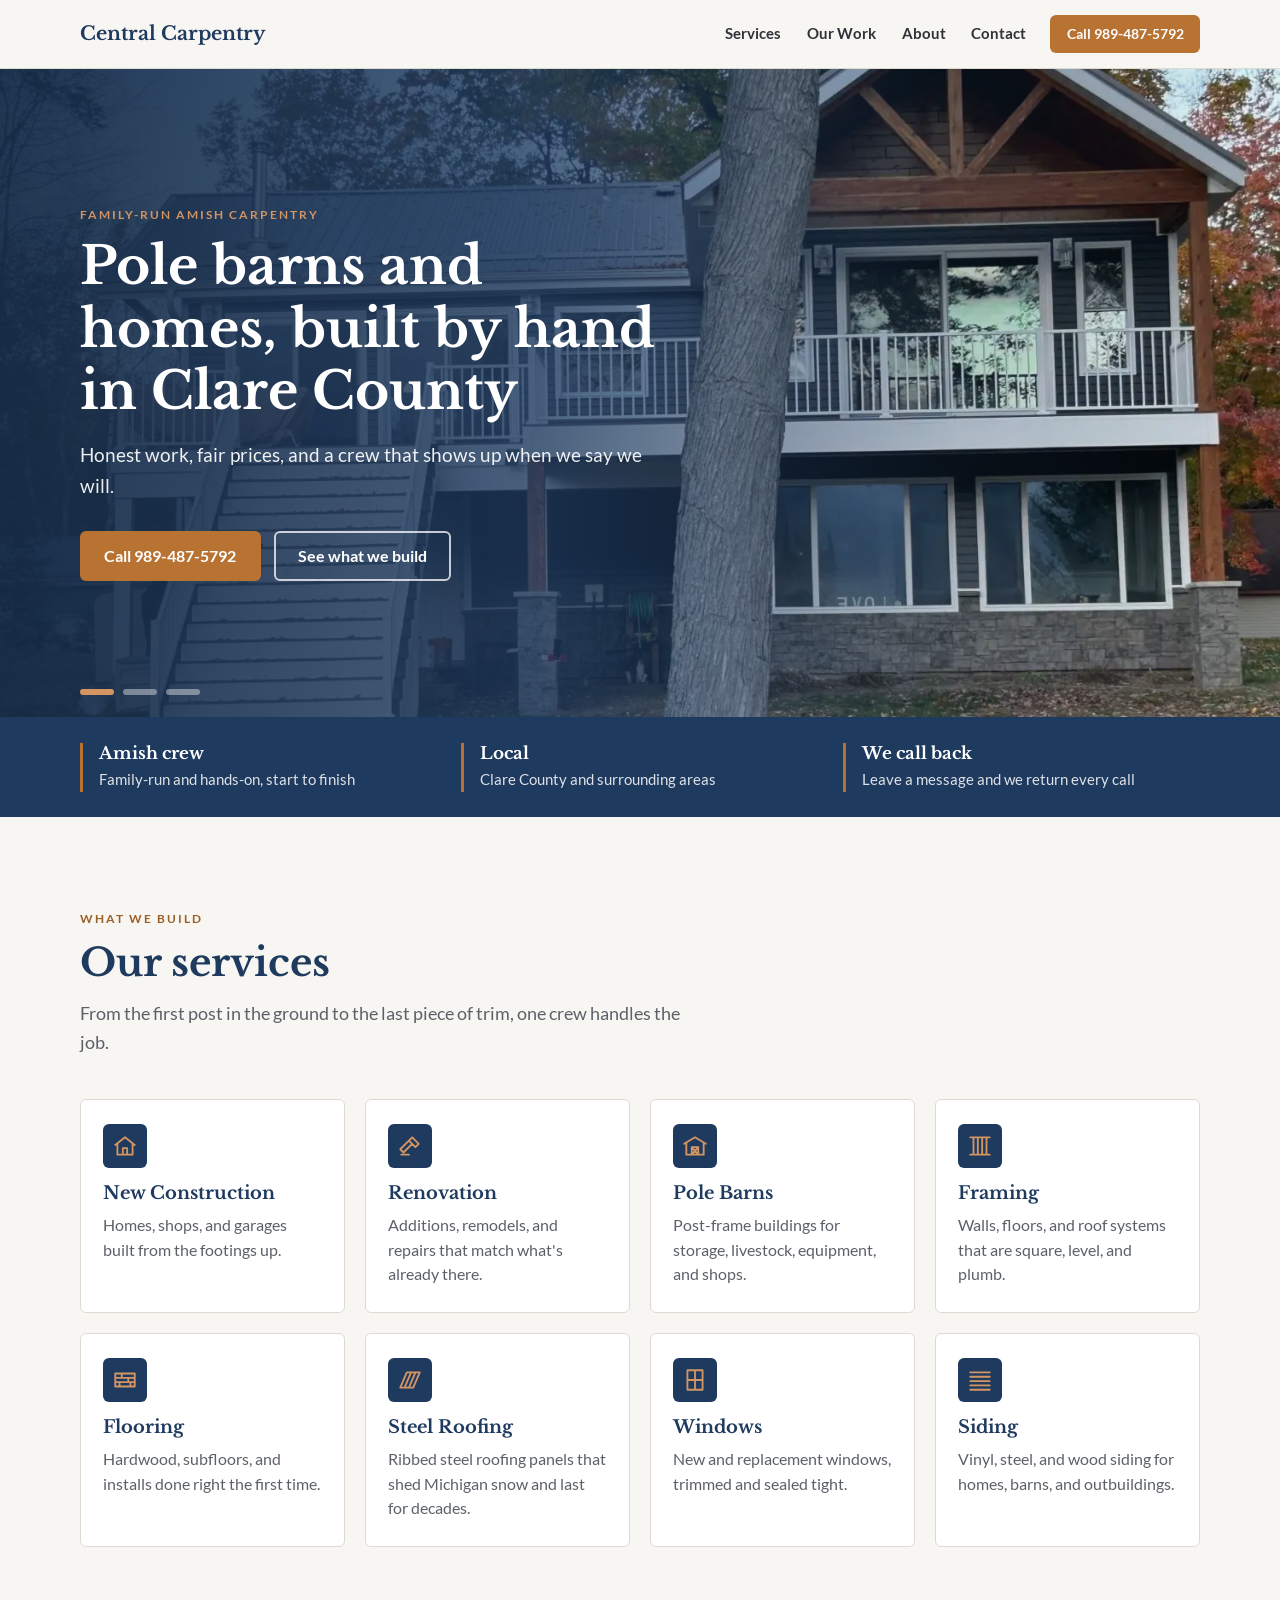
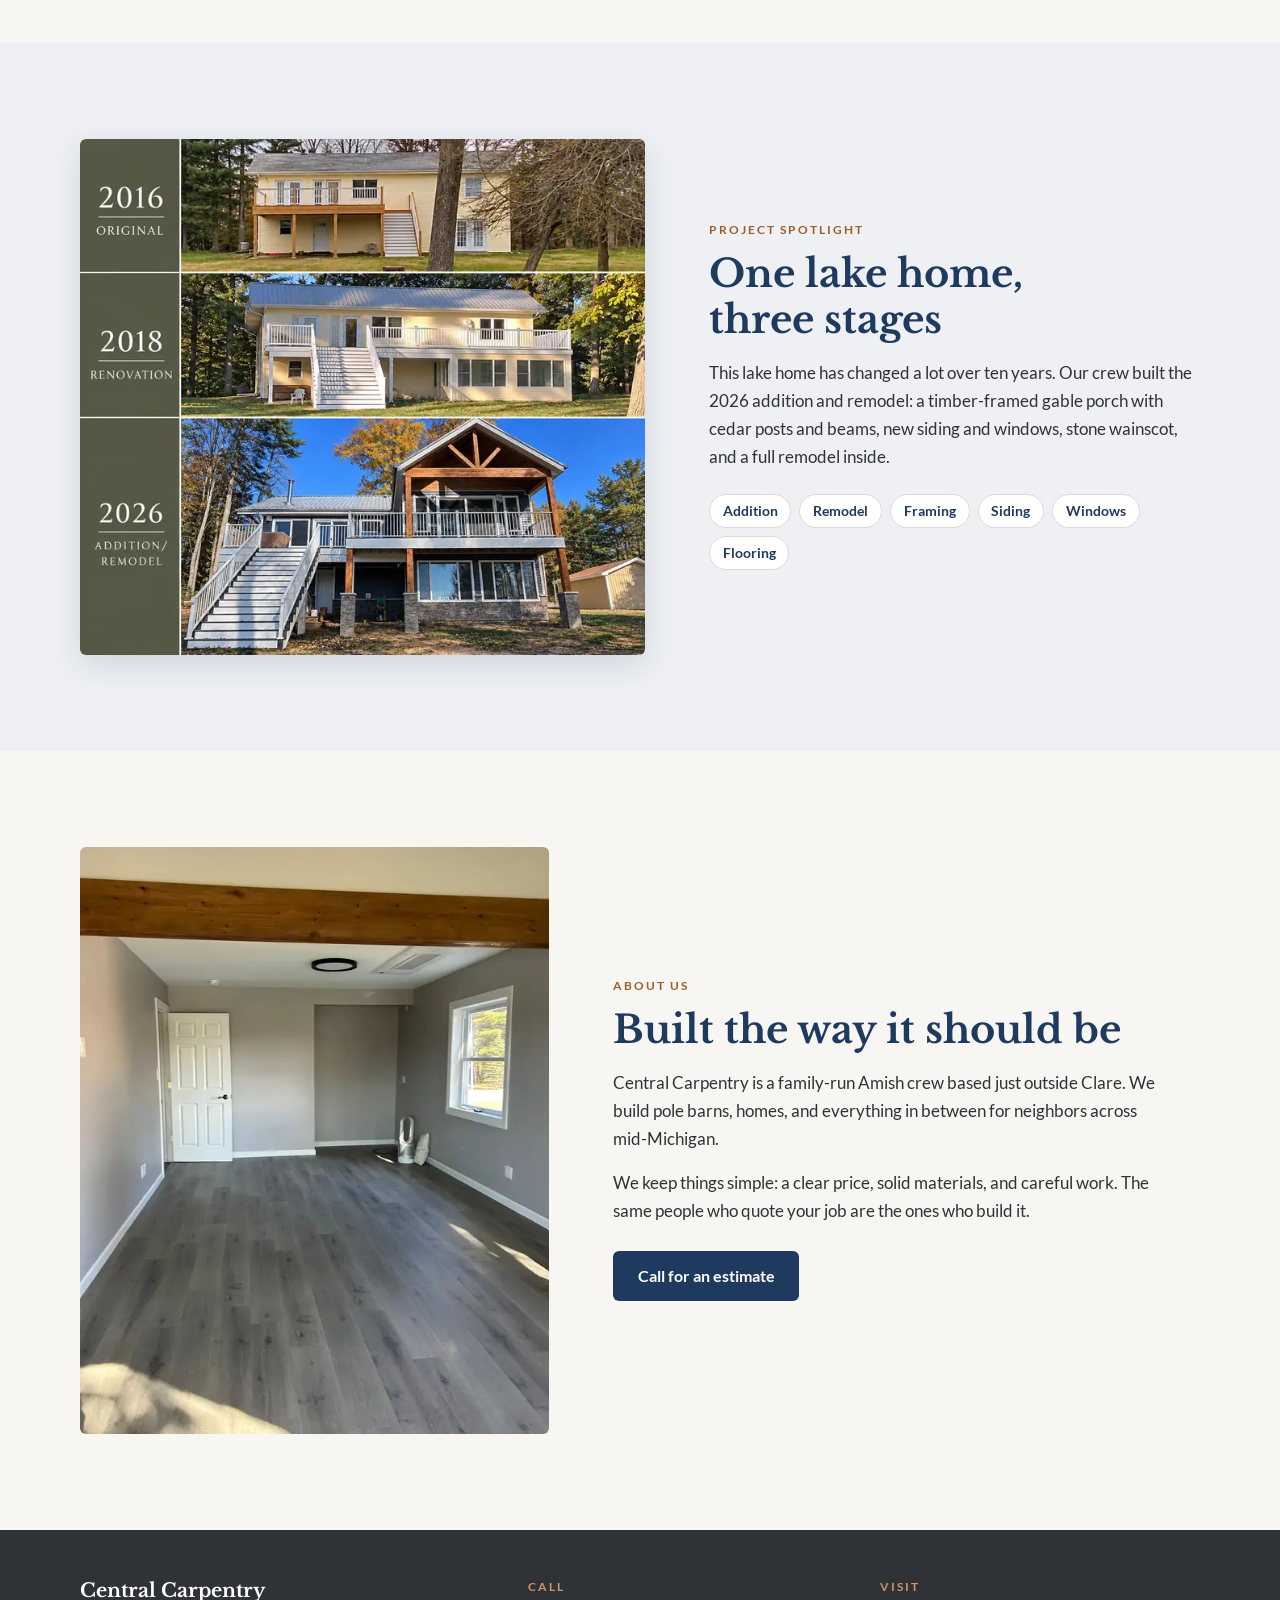
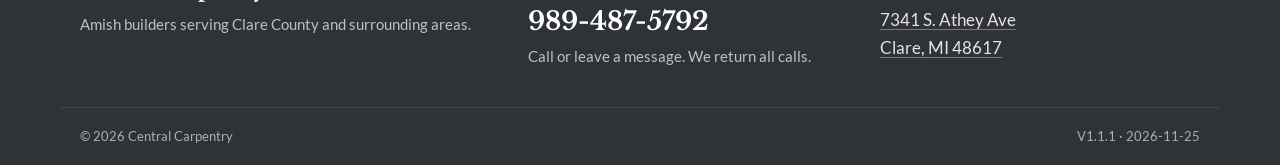
<file: index.html>
<!doctype html>
<html lang="en">
<head>
<meta charset="utf-8">
<meta name="viewport" content="width=device-width, initial-scale=1, viewport-fit=cover">
<title>Central Carpentry | Amish Builders in Clare, MI</title>
<meta name="description" content="Central Carpentry is a family-run Amish construction crew in Clare, Michigan. Pole barns, new construction, renovation, framing, flooring, steel roofing, windows, and siding.">
<meta name="theme-color" content="#1F3A5F">
<link rel="preload" href="fonts/libre-baskerville-700.woff2" as="font" type="font/woff2" crossorigin>
<link rel="preload" href="fonts/lato-400.woff2" as="font" type="font/woff2" crossorigin>
<link rel="stylesheet" href="css/site.css">
<script src="version.js" defer></script>
<script src="js/main.js" defer></script>
</head>
<body>

<a class="skip" href="#services">Skip to services</a>

<header class="site-header">
  <div class="inner bar">
    <a class="logo" href="#top" aria-label="Central Carpentry home">Central Carpentry</a>
    <nav class="nav" aria-label="Main">
      <a href="#services">Services</a>
      <a href="#work">Our Work</a>
      <a href="#about">About</a>
      <a href="#contact">Contact</a>
    </nav>
    <a class="btn btn-copper btn-sm" href="tel:+19894875792">Call 989-487-5792</a>
  </div>
</header>

<main id="top">

  <!-- Hero slideshow -->
  <section class="hero" aria-roledescription="carousel" aria-label="Recent work">
    <div class="slides">
      <figure class="slide is-active"><img src="img/hero-lakehouse-lg.webp" srcset="img/hero-lakehouse-sm.webp 900w, img/hero-lakehouse-lg.webp 1500w" sizes="100vw" alt="Lake home with a new timber-framed gable porch, steel roof, deck, and stone wainscot" width="1500" height="844" fetchpriority="high"></figure>
      <figure class="slide"><img src="img/hero-framing-lg.webp" srcset="img/hero-framing-sm.webp 900w, img/hero-framing-lg.webp 1600w" sizes="100vw" alt="Framed gable wall with new windows and a sliding door looking out on a lake" width="1600" height="900" loading="lazy"></figure>
      <figure class="slide"><img src="img/hero-porch-lg.webp" srcset="img/hero-porch-sm.webp 900w, img/hero-porch-lg.webp 1600w" sizes="100vw" alt="Stained tongue-and-groove porch ceiling with cedar beams and posts" width="1600" height="900" loading="lazy"></figure>
    </div>
    <div class="hero-shade" aria-hidden="true"></div>
    <div class="inner hero-copy">
      <p class="eyebrow eyebrow-light">Family-run Amish carpentry</p>
      <h1>Pole barns and homes, built by hand in Clare County</h1>
      <p class="lede">Honest work, fair prices, and a crew that shows up when we say we will.</p>
      <div class="actions">
        <a class="btn btn-copper" href="tel:+19894875792">Call 989-487-5792</a>
        <a class="btn btn-ghost" href="#services">See what we build</a>
      </div>
    </div>
    <div class="inner dots-row">
      <div class="dots" role="group" aria-label="Choose photo">
        <button type="button" class="dot is-active" aria-label="Photo 1" aria-current="true"></button>
        <button type="button" class="dot" aria-label="Photo 2"></button>
        <button type="button" class="dot" aria-label="Photo 3"></button>
      </div>
    </div>
  </section>

  <!-- Quick facts -->
  <section class="facts" aria-label="At a glance">
    <div class="inner facts-grid">
      <div class="fact"><strong>Amish crew</strong><span>Family-run and hands-on, start to finish</span></div>
      <div class="fact"><strong>Local</strong><span>Clare County and surrounding areas</span></div>
      <div class="fact"><strong>We call back</strong><span>Leave a message and we return every call</span></div>
    </div>
  </section>

  <!-- Services -->
  <section id="services" class="section">
    <div class="inner">
      <p class="eyebrow">What we build</p>
      <h2>Our services</h2>
      <p class="section-lede">From the first post in the ground to the last piece of trim, one crew handles the job.</p>
      <ul class="services">
        <li class="svc">
          <svg class="ico" viewBox="0 0 24 24" aria-hidden="true"><path d="M3 11 12 4l9 7M5 10v10h14V10M10 20v-6h4v6"/></svg>
          <h3>New Construction</h3><p>Homes, shops, and garages built from the footings up.</p></li>
        <li class="svc">
          <svg class="ico" viewBox="0 0 24 24" aria-hidden="true"><path d="M14 4l6 6-3 3-6-6zM11 7l-8 8 3 3 8-8M4 20h7"/></svg>
          <h3>Renovation</h3><p>Additions, remodels, and repairs that match what's already there.</p></li>
        <li class="svc">
          <svg class="ico" viewBox="0 0 24 24" aria-hidden="true"><path d="M2 10 12 4l10 6M4 9v11h16V9M9 20v-7h6v7M9 13l6 7M15 13l-6 7"/></svg>
          <h3>Pole Barns</h3><p>Post-frame buildings for storage, livestock, equipment, and shops.</p></li>
        <li class="svc">
          <svg class="ico" viewBox="0 0 24 24" aria-hidden="true"><path d="M3 4h18M3 20h18M6 4v16M10 4v16M14 4v16M18 4v16"/></svg>
          <h3>Framing</h3><p>Walls, floors, and roof systems that are square, level, and plumb.</p></li>
        <li class="svc">
          <svg class="ico" viewBox="0 0 24 24" aria-hidden="true"><path d="M3 6h18v12H3zM3 10h18M3 14h18M9 6v4M15 10v4M7 14v4M17 14v4"/></svg>
          <h3>Flooring</h3><p>Hardwood, subfloors, and installs done right the first time.</p></li>
        <li class="svc">
          <svg class="ico" viewBox="0 0 24 24" aria-hidden="true"><path d="M3 19 9 5h12l-6 14H3zM7 19l6-14M11 19l6-14"/></svg>
          <h3>Steel Roofing</h3><p>Ribbed steel roofing panels that shed Michigan snow and last for decades.</p></li>
        <li class="svc">
          <svg class="ico" viewBox="0 0 24 24" aria-hidden="true"><path d="M5 3h14v18H5zM12 3v18M5 12h14"/></svg>
          <h3>Windows</h3><p>New and replacement windows, trimmed and sealed tight.</p></li>
        <li class="svc">
          <svg class="ico" viewBox="0 0 24 24" aria-hidden="true"><path d="M3 5h18M3 9h18M3 13h18M3 17h18M3 21h18"/></svg>
          <h3>Siding</h3><p>Vinyl, steel, and wood siding for homes, barns, and outbuildings.</p></li>
      </ul>
    </div>
  </section>

  <!-- Project spotlight -->
  <section id="work" class="section section-tint">
    <div class="inner spotlight">
      <figure class="spot-img">
        <img src="img/spotlight-lg.webp" srcset="img/spotlight-sm.webp 700w, img/spotlight-lg.webp 1100w" sizes="(max-width: 860px) 100vw, 560px" alt="The same lake home in 2016 as built, after the 2018 renovation, and after the 2026 addition and remodel" width="1100" height="1005" loading="lazy">
      </figure>
      <div class="spot-copy">
        <p class="eyebrow">Project spotlight</p>
        <h2>One lake home, three stages</h2>
        <p>This lake home has changed a lot over ten years. Our crew built the 2026 addition and remodel: a timber-framed gable porch with cedar posts and beams, new siding and windows, stone wainscot, and a full remodel inside.</p>
        <ul class="tags" aria-label="Our work on this project (2026)">
          <li>Addition</li><li>Remodel</li><li>Framing</li><li>Siding</li><li>Windows</li><li>Flooring</li>
        </ul>
      </div>
    </div>
  </section>

  <!-- About -->
  <section id="about" class="section">
    <div class="inner about">
      <figure class="about-img"><img src="img/about-flooring-lg.webp" srcset="img/about-flooring-sm.webp 600w, img/about-flooring-lg.webp 900w" sizes="(max-width: 860px) 100vw, 540px" alt="Finished room with plank flooring, white trim, and an exposed wood beam" width="900" height="1125" loading="lazy"></figure>
      <div class="about-copy">
        <p class="eyebrow">About us</p>
        <h2>Built the way it should be</h2>
        <p>Central Carpentry is a family-run Amish crew based just outside Clare. We build pole barns, homes, and everything in between for neighbors across mid-Michigan.</p>
        <p>We keep things simple: a clear price, solid materials, and careful work. The same people who quote your job are the ones who build it.</p>
        <a class="btn btn-navy" href="tel:+19894875792">Call for an estimate</a>
      </div>
    </div>
  </section>

</main>

<!-- Contact -->
<footer id="contact" class="site-footer">
  <div class="inner foot-grid">
    <div>
      <p class="logo logo-light">Central Carpentry</p>
      <p class="foot-note">Amish builders serving Clare County and surrounding areas.</p>
    </div>
    <div>
      <h2 class="foot-h">Call</h2>
      <a class="foot-phone" href="tel:+19894875792">989-487-5792</a>
      <p class="foot-note">Call or leave a message. We return all calls.</p>
    </div>
    <div>
      <h2 class="foot-h">Visit</h2>
      <address>
        <a href="https://www.google.com/maps/search/?api=1&amp;query=7341+S.+Athey+Ave,+Clare,+MI+48617" target="_blank" rel="noopener">7341 S. Athey Ave<br>Clare, MI 48617</a>
      </address>
    </div>
  </div>
  <div class="inner foot-base">
    <span>&copy; <span id="yr">2026</span> Central Carpentry</span>
    <span id="ver" class="ver"></span>
  </div>
</footer>

</body>
</html>
</file>
<file: css/site.css>
/* Central Carpentry — site styles
   Palette F1 Navy & Copper · Type: Libre Baskerville (headings) + Lato (body) */

@font-face { font-family: "Libre Baskerville"; font-weight: 700; font-style: normal; font-display: swap;
  src: url("../fonts/libre-baskerville-700.woff2") format("woff2"); }
@font-face { font-family: "Lato"; font-weight: 400; font-style: normal; font-display: swap;
  src: url("../fonts/lato-400.woff2") format("woff2"); }
@font-face { font-family: "Lato"; font-weight: 700; font-style: normal; font-display: swap;
  src: url("../fonts/lato-700.woff2") format("woff2"); }

:root {
  --navy: #1F3A5F;
  --navy-dk: #162B47;
  --paper: #F8F6F2;
  --tint: #EEF0F3;
  --ink: #2F3338;
  --muted: #5C6168;
  --line: #DEDAD2;
  --copper: #B87333;
  --copper-dk: #9A5E26;
  --copper-lt: #D49563;
  --white: #FFFFFF;

  --f-head: "Libre Baskerville", Georgia, "Times New Roman", serif;
  --f-body: "Lato", system-ui, -apple-system, "Segoe UI", Roboto, sans-serif;

  --max: 1160px;
  --gutter-l: max(20px, env(safe-area-inset-left, 0px));
  --gutter-r: max(20px, env(safe-area-inset-right, 0px));
  --radius: 6px;
  color-scheme: light;
}

*, *::before, *::after { box-sizing: border-box }
html { scroll-behavior: smooth; scroll-padding-top: 72px; -webkit-text-size-adjust: 100% }
@media (prefers-reduced-motion: reduce) { html { scroll-behavior: auto } }
body { margin: 0; background: var(--paper); color: var(--ink); font: 400 1.0625rem/1.65 var(--f-body) }
img { max-width: 100%; height: auto; display: block }
a { color: inherit }
h1, h2, h3 { font-family: var(--f-head); font-weight: 700; line-height: 1.2; margin: 0; text-wrap: balance; color: var(--navy) }
p { margin: 0 }
:focus-visible { outline: 3px solid var(--copper); outline-offset: 3px }

.inner { max-width: var(--max); margin-inline: auto; padding-left: var(--gutter-l); padding-right: var(--gutter-r) }
.skip { position: absolute; left: -999px; top: 8px; background: var(--white); padding: 8px 12px; z-index: 50 }
.skip:focus { left: 12px }

/* Buttons */
.btn { display: inline-flex; align-items: center; justify-content: center; gap: .5em; font: 700 1rem/1 var(--f-body);
  padding: .95em 1.4em; border-radius: var(--radius); text-decoration: none; border: 2px solid transparent; transition: background-color .15s, color .15s, border-color .15s }
.btn-sm { font-size: .9rem; padding: .7em 1em }
.btn-copper { background: var(--copper); color: var(--white) }
.btn-copper:hover { background: var(--copper-dk) }
.btn-navy { background: var(--navy); color: var(--white) }
.btn-navy:hover { background: var(--navy-dk) }
.btn-ghost { border-color: rgba(255,255,255,.75); color: var(--white) }
.btn-ghost:hover { background: rgba(255,255,255,.12) }

.eyebrow { font: 700 .78rem/1 var(--f-body); letter-spacing: .16em; text-transform: uppercase; color: var(--copper-dk); margin-bottom: .9rem }
.eyebrow-light { color: var(--copper-lt) }

/* Header */
body::before { content: ""; position: fixed; inset: 0 0 auto; height: env(safe-area-inset-top, 0px); background: var(--paper); z-index: 30 }
.site-header { position: sticky; top: env(safe-area-inset-top, 0px); z-index: 20; background: var(--paper); border-bottom: 1px solid var(--line) }
.bar { display: flex; align-items: center; gap: 1.5rem; min-height: 68px }
.logo { font: 700 1.2rem/1 var(--f-head); color: var(--navy); text-decoration: none; white-space: nowrap; margin: 0 }
.nav { display: flex; gap: 1.6rem; margin-left: auto }
.nav a { text-decoration: none; font-weight: 700; font-size: .95rem; color: var(--ink) }
.nav a:hover { color: var(--copper-dk) }
@media (max-width: 760px) {
  .nav { display: none }
  .bar .btn { margin-left: auto }
  .logo { font-size: 1.05rem }
}
@media (max-width: 400px) { .bar .btn { font-size: .8rem; padding: .65em .8em } }

/* Hero slideshow */
.hero { position: relative; overflow: hidden; background: var(--navy-dk); color: var(--white);
  min-height: clamp(460px, 72vh, 660px); display: grid; grid-template-rows: 1fr auto }
.slides, .slide { position: absolute; inset: 0; margin: 0 }
.slide { opacity: 0; transition: opacity 1.1s ease }
.slide.is-active { opacity: 1 }
.slide img { width: 100%; height: 100%; object-fit: cover; object-position: 65% 50% }
.hero-shade { position: absolute; inset: 0;
  background: linear-gradient(90deg, rgba(22,43,71,.94) 0%, rgba(31,58,95,.78) 42%, rgba(31,58,95,.25) 75%, rgba(31,58,95,.05) 100%) }
@media (max-width: 760px) { .hero-shade { background: linear-gradient(180deg, rgba(22,43,71,.55) 0%, rgba(22,43,71,.88) 65%) } }
.hero-copy { position: relative; z-index: 1; align-self: center; width: 100%; padding-block: 4rem 2rem }
.hero-copy > * { max-width: 36rem }
.hero h1 { color: var(--white); font-size: clamp(2rem, 4.6vw, 3.25rem); margin-bottom: 1rem }
.lede { font-size: clamp(1.05rem, 1.6vw, 1.2rem); opacity: .92; margin-bottom: 1.8rem }
.actions { display: flex; flex-wrap: wrap; gap: .8rem }
.dots-row { position: relative; z-index: 1; width: 100%; display: flex; align-items: center; justify-content: space-between; padding-block: 0 1.4rem }
.dots { display: flex; gap: .55rem }
.dot { width: 34px; height: 6px; border-radius: 3px; border: 0; padding: 0; background: rgba(255,255,255,.4); cursor: pointer; transition: background-color .2s }
.dot.is-active { background: var(--copper-lt) }
.dot:hover { background: rgba(255,255,255,.75) }

/* Facts strip */
.facts { background: var(--navy); color: var(--white) }
.facts-grid { display: grid; grid-template-columns: repeat(3, minmax(0, 1fr)); gap: 1.5rem; padding-block: 1.6rem }
.fact { display: grid; gap: .15rem; padding-left: 1rem; border-left: 3px solid var(--copper) }
.fact strong { font: 700 1.05rem/1.3 var(--f-head) }
.fact span { font-size: .95rem; opacity: .85 }
@media (max-width: 760px) { .facts-grid { grid-template-columns: minmax(0, 1fr); gap: 1rem } }

/* Sections */
.section { padding-block: clamp(3.5rem, 8vw, 6rem) }
.section-tint { background: var(--tint) }
.section h2 { font-size: clamp(1.7rem, 3.4vw, 2.4rem) }
.section-lede { color: var(--muted); max-width: 38rem; margin-top: .8rem; font-size: 1.1rem }

/* Services */
.services { list-style: none; margin: 2.6rem 0 0; padding: 0; display: grid; grid-template-columns: repeat(4, minmax(0, 1fr)); gap: 1.25rem }
@media (max-width: 1000px) { .services { grid-template-columns: repeat(2, minmax(0, 1fr)) } }
@media (max-width: 520px) { .services { grid-template-columns: minmax(0, 1fr) } }
.svc { background: var(--white); border: 1px solid var(--line); border-radius: var(--radius); padding: 1.5rem 1.4rem 1.6rem; display: grid; gap: .55rem; align-content: start;
  transition: border-color .15s, transform .15s }
.svc:hover { border-color: var(--copper); transform: translateY(-2px) }
@media (prefers-reduced-motion: reduce) { .svc, .slide { transition: none } .svc:hover { transform: none } }
.svc h3 { font-size: 1.12rem }
.svc p { color: var(--muted); font-size: .98rem; line-height: 1.55 }
.ico { width: 44px; height: 44px; padding: 9px; border-radius: var(--radius); background: var(--navy); stroke: var(--copper-lt); fill: none; stroke-width: 1.7; stroke-linecap: round; stroke-linejoin: round; margin-bottom: .4rem }

/* Project spotlight */
.spotlight { display: grid; grid-template-columns: minmax(0, 1.15fr) minmax(0, 1fr); gap: clamp(2rem, 5vw, 4rem); align-items: center }
@media (max-width: 860px) { .spotlight { grid-template-columns: minmax(0, 1fr) } }
.spot-img { margin: 0; border-radius: var(--radius); overflow: hidden; box-shadow: 0 10px 30px rgba(31,58,95,.14); max-width: 100% }
.spot-img img { width: 100% }
.spot-copy { display: grid; gap: 1rem; justify-items: start }
.spot-copy .eyebrow { margin-bottom: -.1rem }
.spot-copy p:not(.eyebrow) { max-width: 34rem }
.tags { list-style: none; margin: .4rem 0 0; padding: 0; display: flex; flex-wrap: wrap; gap: .5rem }
.tags li { font-size: .85rem; font-weight: 700; color: var(--navy); background: var(--white); border: 1px solid var(--line); border-radius: 999px; padding: .3rem .8rem }

/* About */
.about { display: grid; grid-template-columns: minmax(0, .8fr) minmax(0, 1fr); gap: clamp(2rem, 5vw, 4rem); align-items: center }
@media (max-width: 860px) { .about { grid-template-columns: minmax(0, 1fr) } .about-img { max-height: 420px } }
.about-img { margin: 0; border-radius: var(--radius); overflow: hidden; aspect-ratio: 4 / 5; max-width: 100% }
.about-img img { width: 100%; height: 100%; object-fit: cover }
.about-copy { display: grid; gap: 1rem; justify-items: start }
.about-copy .eyebrow { margin-bottom: -.1rem }
.about-copy p:not(.eyebrow) { max-width: 34rem }
.about-copy .btn { margin-top: .6rem }

/* Footer / contact */
.site-footer { background: var(--ink); color: #E7E4DE; padding-bottom: env(safe-area-inset-bottom, 0px) }
.foot-grid { display: grid; grid-template-columns: 1.3fr 1fr 1fr; gap: 2rem; padding-block: 3.2rem 2.4rem }
@media (max-width: 760px) { .foot-grid { grid-template-columns: minmax(0, 1fr); gap: 1.8rem } }
.logo-light { color: var(--white); margin-bottom: .7rem }
.foot-h { font: 700 .78rem/1 var(--f-body); letter-spacing: .16em; text-transform: uppercase; color: var(--copper-lt); margin-bottom: .8rem }
.foot-phone { font: 700 1.6rem/1.2 var(--f-head); color: var(--white); text-decoration: none; display: inline-block; margin-bottom: .4rem }
.foot-phone:hover { color: var(--copper-lt) }
.foot-note { font-size: .95rem; opacity: .8 }
address { font-style: normal; line-height: 1.6 }
address a { text-decoration-color: rgba(255,255,255,.35); text-underline-offset: 3px }
address a:hover { color: var(--copper-lt) }
.foot-base { display: flex; flex-wrap: wrap; justify-content: space-between; gap: .5rem; padding-block: 1.1rem; border-top: 1px solid rgba(255,255,255,.12); font-size: .82rem; opacity: .7 }
.ver { font-variant-numeric: tabular-nums }
</file>
